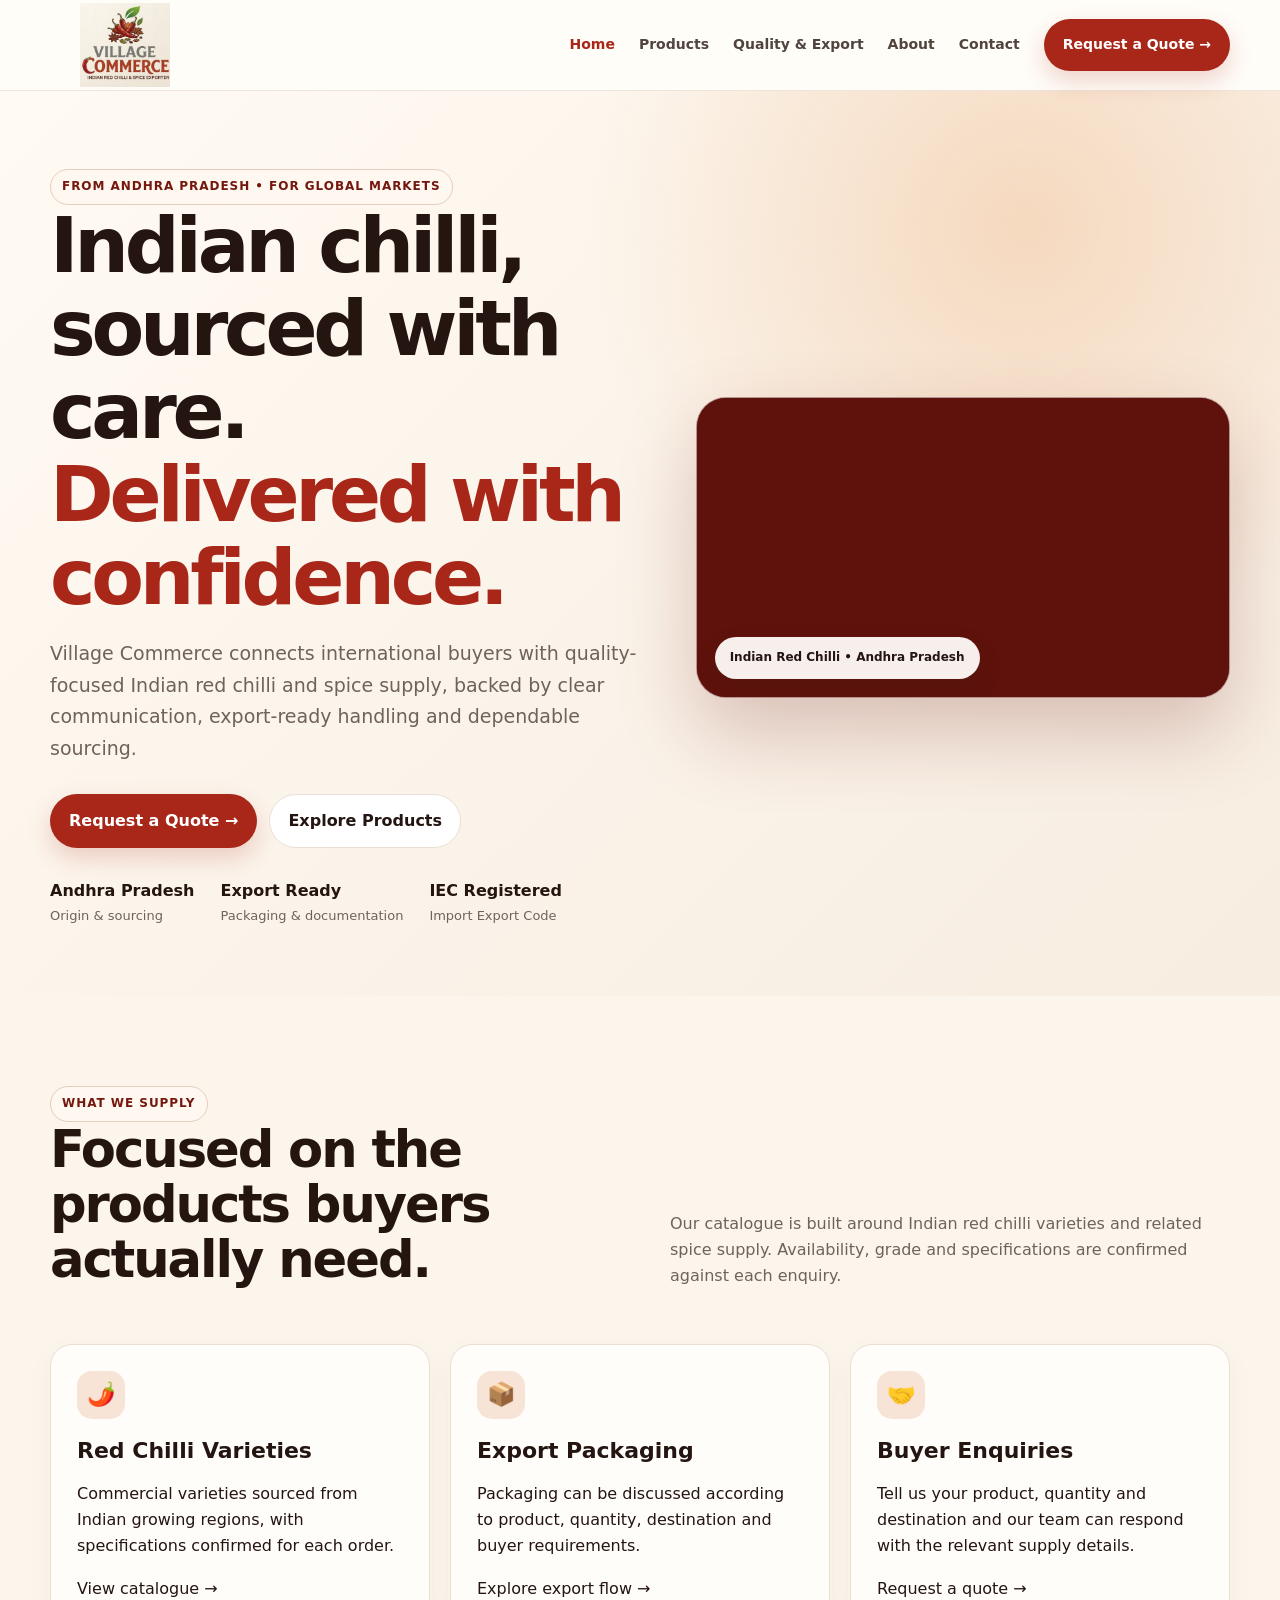
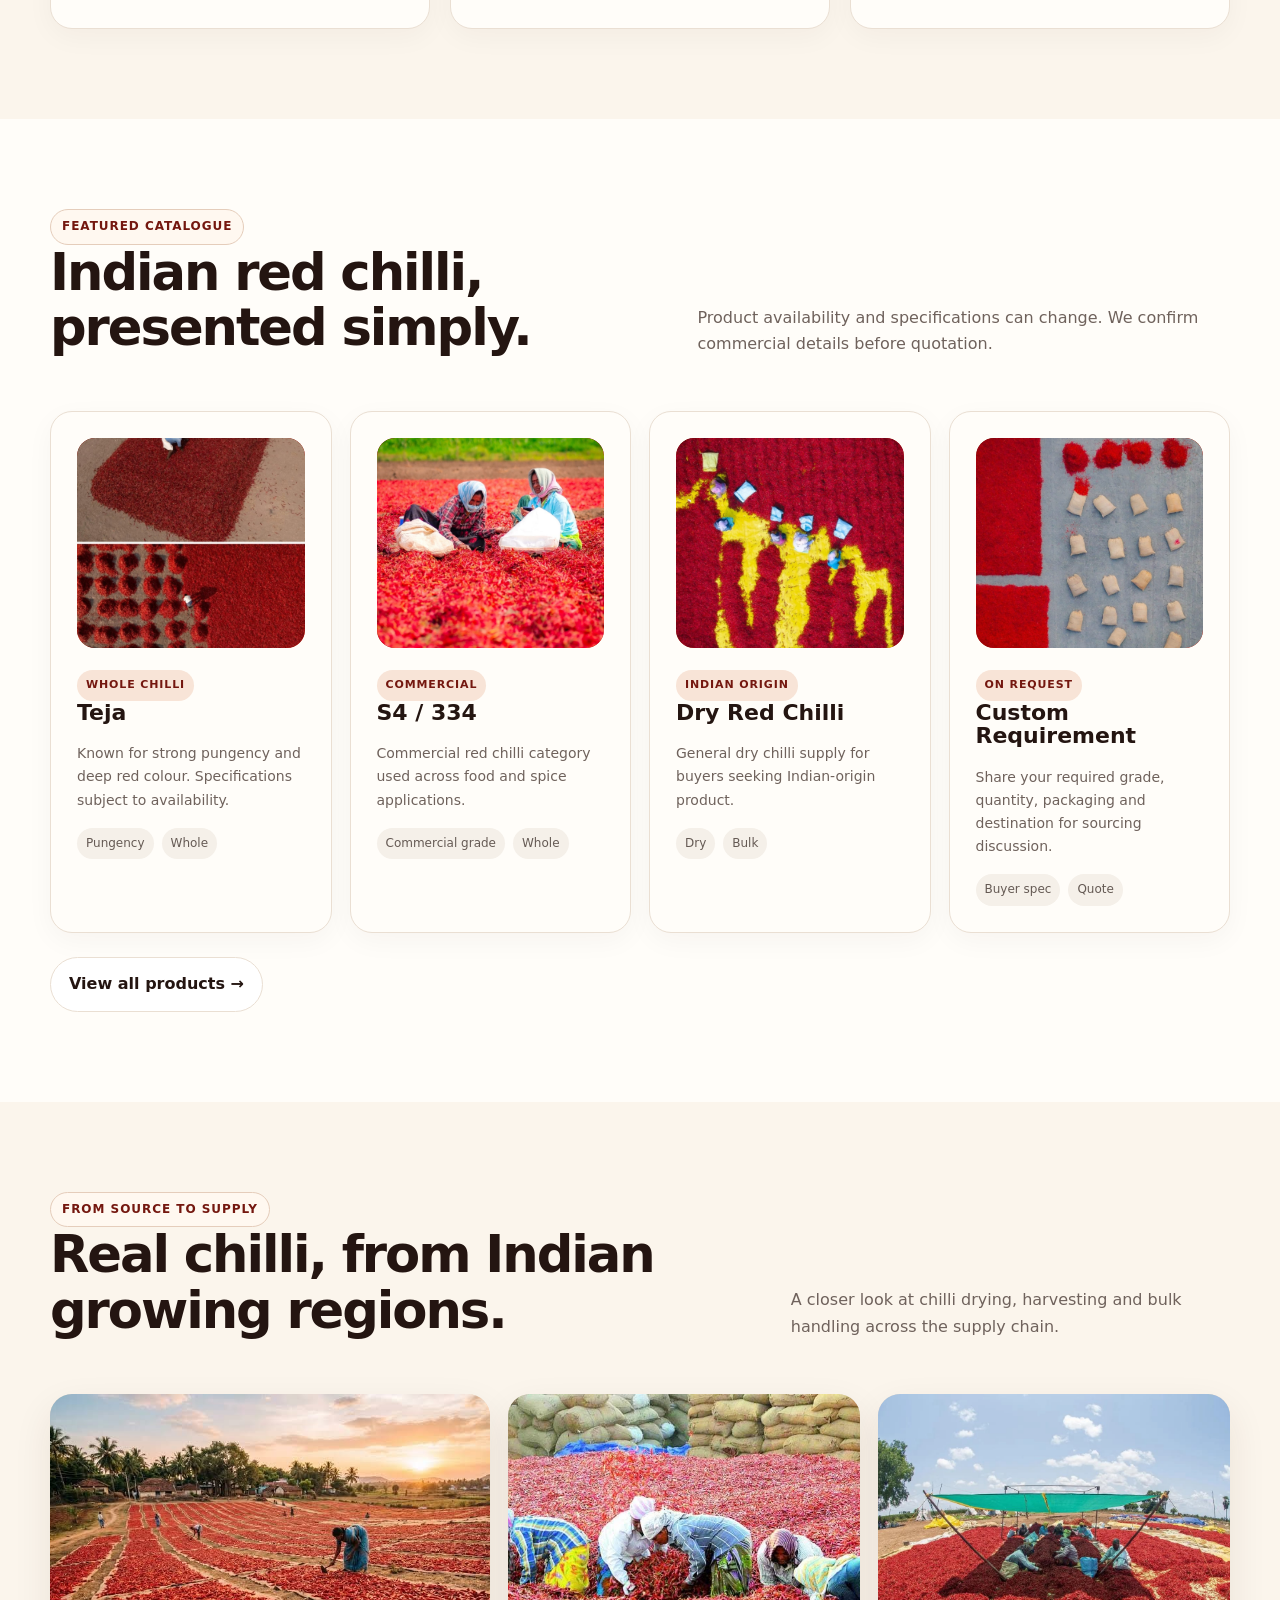
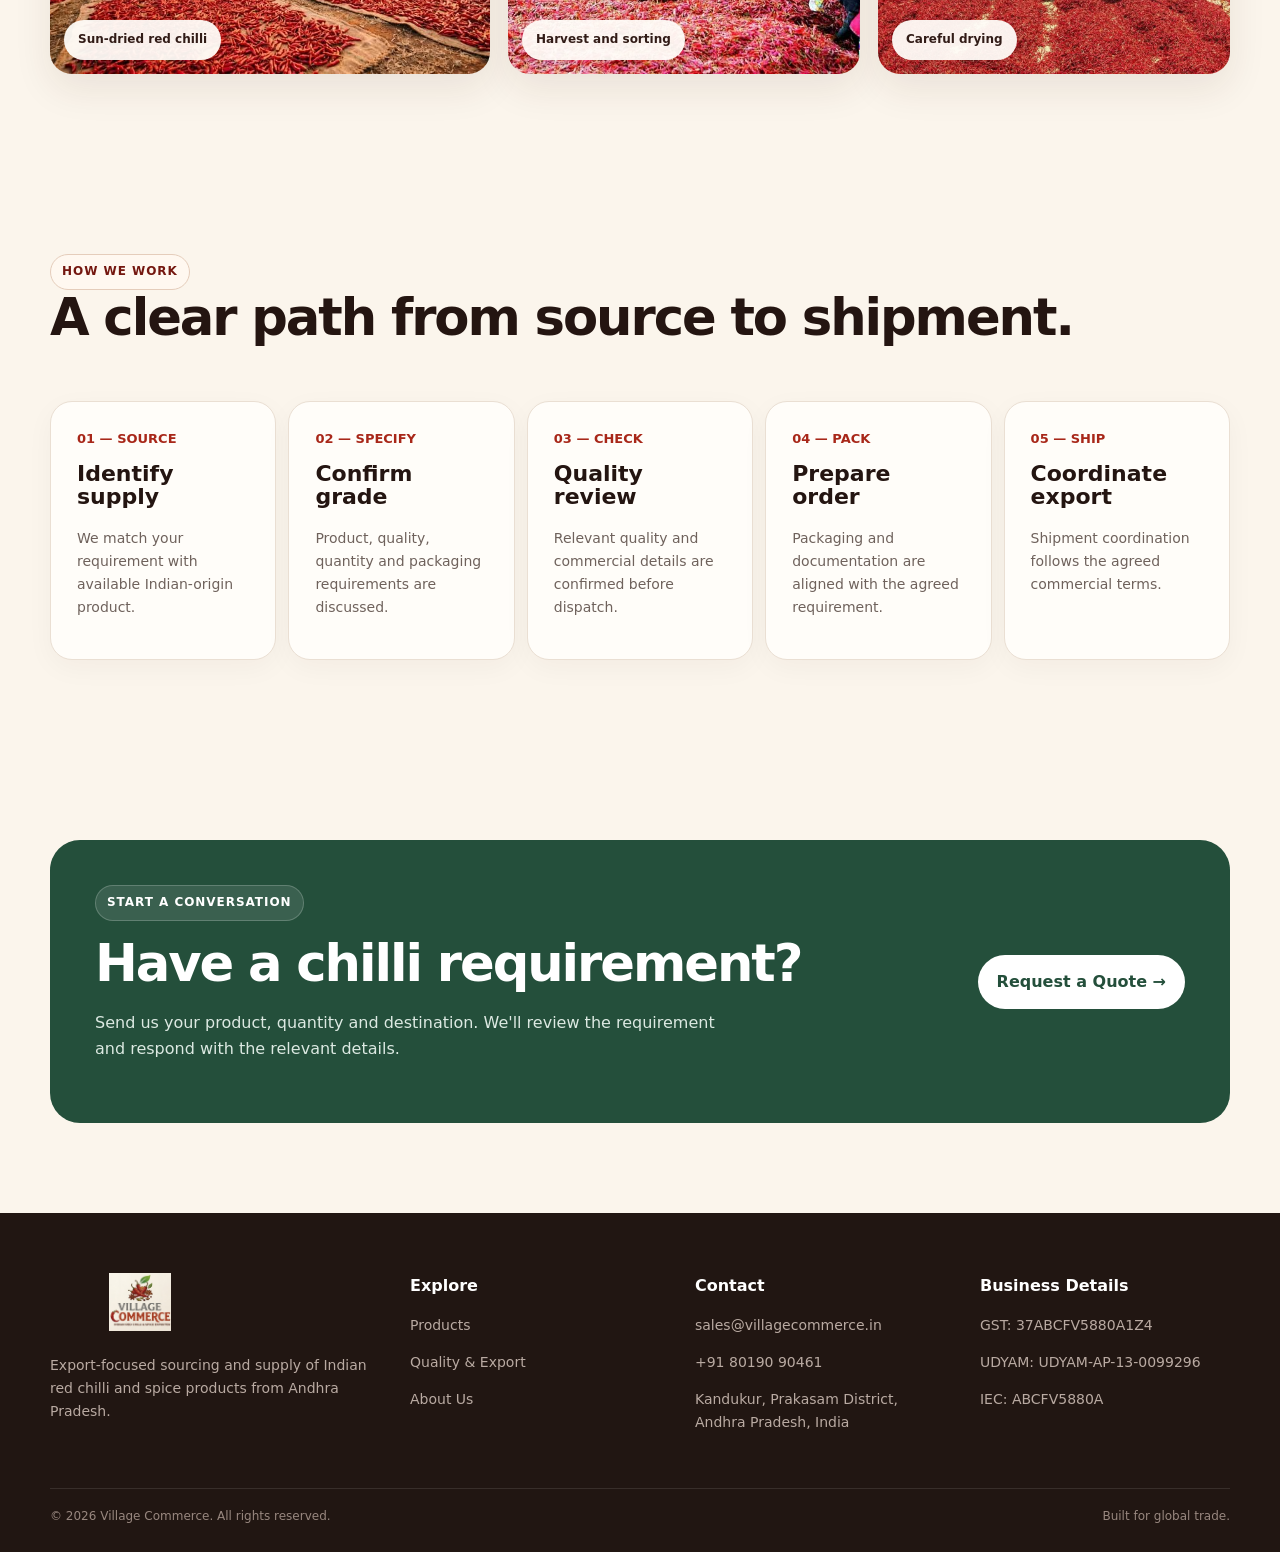
<file: index.html>
<!doctype html><html lang="en"><head><meta charset="utf-8"><meta name="viewport" content="width=device-width,initial-scale=1"><meta name="description" content="Village Commerce — Indian red chilli and spice exporters from Andhra Pradesh."><title>Indian Red Chilli & Spice Exporters | Village Commerce</title><link rel="stylesheet" href="styles.css"></head><body>
<header class="site-header">
  <div class="container nav">
    <a class="brand brand-image" href="index.html" aria-label="Village Commerce home"><img src="logo.png" alt="Village Commerce — Indian Red Chilli & Spice Exporters"></a>
    <button class="menu-btn" data-menu aria-label="Open menu">☰</button>
    <nav class="nav-links">
      <a class="active" href="index.html">Home</a>
      <a class="" href="products.html">Products</a>
      <a class="" href="quality.html">Quality & Export</a>
      <a class="" href="about.html">About</a>
      <a class="" href="contact.html">Contact</a>
      <a class="nav-cta" href="contact.html">Request a Quote →</a>
    </nav>
  </div>
</header>

<main>
<section class="hero">
<div class="container hero-grid">
<div>
<span class="eyebrow">From Andhra Pradesh • For Global Markets</span>
<h1>Indian chilli, sourced with care. <span style="color:var(--red)">Delivered with confidence.</span></h1>
<p class="lead">Village Commerce connects international buyers with quality-focused Indian red chilli and spice supply, backed by clear communication, export-ready handling and dependable sourcing.</p>
<div class="hero-actions"><a class="btn btn-primary" href="contact.html">Request a Quote →</a><a class="btn btn-secondary" href="products.html">Explore Products</a></div>
<div class="trust-row"><div class="trust-item"><strong>Andhra Pradesh</strong>Origin & sourcing</div><div class="trust-item"><strong>Export Ready</strong>Packaging & documentation</div><div class="trust-item"><strong>IEC Registered</strong>Import Export Code</div></div>
</div>
<div class="hero-art hero-video-wrap">
  <div class="hero-video-card">
    <video class="hero-video" autoplay muted loop playsinline preload="metadata" aria-label="Village Commerce red chilli and spice video">
      <source src="hero-video.mp4" type="video/mp4">
    </video>
    <div class="video-badge">Indian Red Chilli • Andhra Pradesh</div>
  </div>
</div>
</div>
</section>

<section class="section">
<div class="container">
<div class="section-head"><div><span class="eyebrow">What we supply</span><h2>Focused on the products buyers actually need.</h2></div><p>Our catalogue is built around Indian red chilli varieties and related spice supply. Availability, grade and specifications are confirmed against each enquiry.</p></div>
<div class="grid-3">
<article class="card"><div class="icon">🌶️</div><h3>Red Chilli Varieties</h3><p>Commercial varieties sourced from Indian growing regions, with specifications confirmed for each order.</p><a href="products.html">View catalogue →</a></article>
<article class="card"><div class="icon">📦</div><h3>Export Packaging</h3><p>Packaging can be discussed according to product, quantity, destination and buyer requirements.</p><a href="quality.html">Explore export flow →</a></article>
<article class="card"><div class="icon">🤝</div><h3>Buyer Enquiries</h3><p>Tell us your product, quantity and destination and our team can respond with the relevant supply details.</p><a href="contact.html">Request a quote →</a></article>
</div>
</div>
</section>

<section class="section section-alt">
<div class="container">
<div class="section-head"><div><span class="eyebrow">Featured catalogue</span><h2>Indian red chilli, presented simply.</h2></div><p>Product availability and specifications can change. We confirm commercial details before quotation.</p></div>
<div class="grid-4">
<article class="card product-card"><div class="product-visual"><img src="assets/chilli-sun-drying.jpg" alt="Dried red chillies" loading="lazy"></div><span class="product-tag">Whole chilli</span><h3>Teja</h3><p>Known for strong pungency and deep red colour. Specifications subject to availability.</p><div class="product-meta"><span class="pill">Pungency</span><span class="pill">Whole</span></div></article>
<article class="card product-card"><div class="product-visual"><img src="assets/chilli-bulk.jpg" alt="Red chilli bulk supply" loading="lazy"></div><span class="product-tag">Commercial</span><h3>S4 / 334</h3><p>Commercial red chilli category used across food and spice applications.</p><div class="product-meta"><span class="pill">Commercial grade</span><span class="pill">Whole</span></div></article>
<article class="card product-card"><div class="product-visual"><img src="assets/chilli-ground-drying.jpg" alt="Indian dry red chilli" loading="lazy"></div><span class="product-tag">Indian origin</span><h3>Dry Red Chilli</h3><p>General dry chilli supply for buyers seeking Indian-origin product.</p><div class="product-meta"><span class="pill">Dry</span><span class="pill">Bulk</span></div></article>
<article class="card product-card"><div class="product-visual"><img src="assets/chilli-sacks.jpg" alt="Sacks prepared for chilli handling" loading="lazy"></div><span class="product-tag">On request</span><h3>Custom Requirement</h3><p>Share your required grade, quantity, packaging and destination for sourcing discussion.</p><div class="product-meta"><span class="pill">Buyer spec</span><span class="pill">Quote</span></div></article>
</div>
<div style="margin-top:24px"><a class="btn btn-secondary" href="products.html">View all products →</a></div>
</div>
</section>

<section class="section source-gallery-section">
<div class="container">
<div class="section-head"><div><span class="eyebrow">From source to supply</span><h2>Real chilli, from Indian growing regions.</h2></div><p>A closer look at chilli drying, harvesting and bulk handling across the supply chain.</p></div>
<div class="photo-grid">
  <figure class="photo-tile photo-tile-large"><img src="assets/chilli-drying-wide.jpg" alt="Red chillies drying in the sun in an Indian growing region" loading="lazy"><figcaption>Sun-dried red chilli</figcaption></figure>
  <figure class="photo-tile"><img src="assets/chilli-field-workers.jpg" alt="Workers handling red chillies during harvest" loading="lazy"><figcaption>Harvest and sorting</figcaption></figure>
  <figure class="photo-tile"><img src="assets/chilli-harvest-aerial.jpg" alt="Aerial view of red chillies spread out for drying" loading="lazy"><figcaption>Careful drying</figcaption></figure>
</div>
</div>
</section>

<section class="section">
<div class="container">
<div class="section-head"><div><span class="eyebrow">How we work</span><h2>A clear path from source to shipment.</h2></div></div>
<div class="steps">
<div class="card step"><div class="step-num">01 — SOURCE</div><h3>Identify supply</h3><p>We match your requirement with available Indian-origin product.</p></div>
<div class="card step"><div class="step-num">02 — SPECIFY</div><h3>Confirm grade</h3><p>Product, quality, quantity and packaging requirements are discussed.</p></div>
<div class="card step"><div class="step-num">03 — CHECK</div><h3>Quality review</h3><p>Relevant quality and commercial details are confirmed before dispatch.</p></div>
<div class="card step"><div class="step-num">04 — PACK</div><h3>Prepare order</h3><p>Packaging and documentation are aligned with the agreed requirement.</p></div>
<div class="card step"><div class="step-num">05 — SHIP</div><h3>Coordinate export</h3><p>Shipment coordination follows the agreed commercial terms.</p></div>
</div>
</div>
</section>

<section class="section">
<div class="container">
<div class="banner"><div><span class="eyebrow" style="background:rgba(255,255,255,.1);color:#fff;border-color:rgba(255,255,255,.2)">Start a conversation</span><h2 style="margin-top:15px">Have a chilli requirement?</h2><p>Send us your product, quantity and destination. We'll review the requirement and respond with the relevant details.</p></div><a class="btn" href="contact.html">Request a Quote →</a></div>
</div>
</section>
</main>

<footer class="site-footer">
  <div class="container footer-grid">
    <div><a class="brand brand-image footer-brand-image" href="index.html" aria-label="Village Commerce home"><img src="logo.png" alt="Village Commerce"></a><p>Export-focused sourcing and supply of Indian red chilli and spice products from Andhra Pradesh.</p></div>
    <div><h4>Explore</h4><p><a href="products.html">Products</a></p><p><a href="quality.html">Quality & Export</a></p><p><a href="about.html">About Us</a></p></div>
    <div><h4>Contact</h4><p><a href="mailto:sales@villagecommerce.in">sales@villagecommerce.in</a></p><p><a href="tel:+918019090461">+91 80190 90461</a></p><p>Kandukur, Prakasam District, Andhra Pradesh, India</p></div>
    <div><h4>Business Details</h4><p>GST: 37ABCFV5880A1Z4</p><p>UDYAM: UDYAM-AP-13-0099296</p><p>IEC: ABCFV5880A</p></div>
  </div>
  <div class="container footer-bottom"><span>© <span data-year></span> Village Commerce. All rights reserved.</span><span>Built for global trade.</span></div>
</footer>
<script src="script.js"></script>
</body></html>
</file>
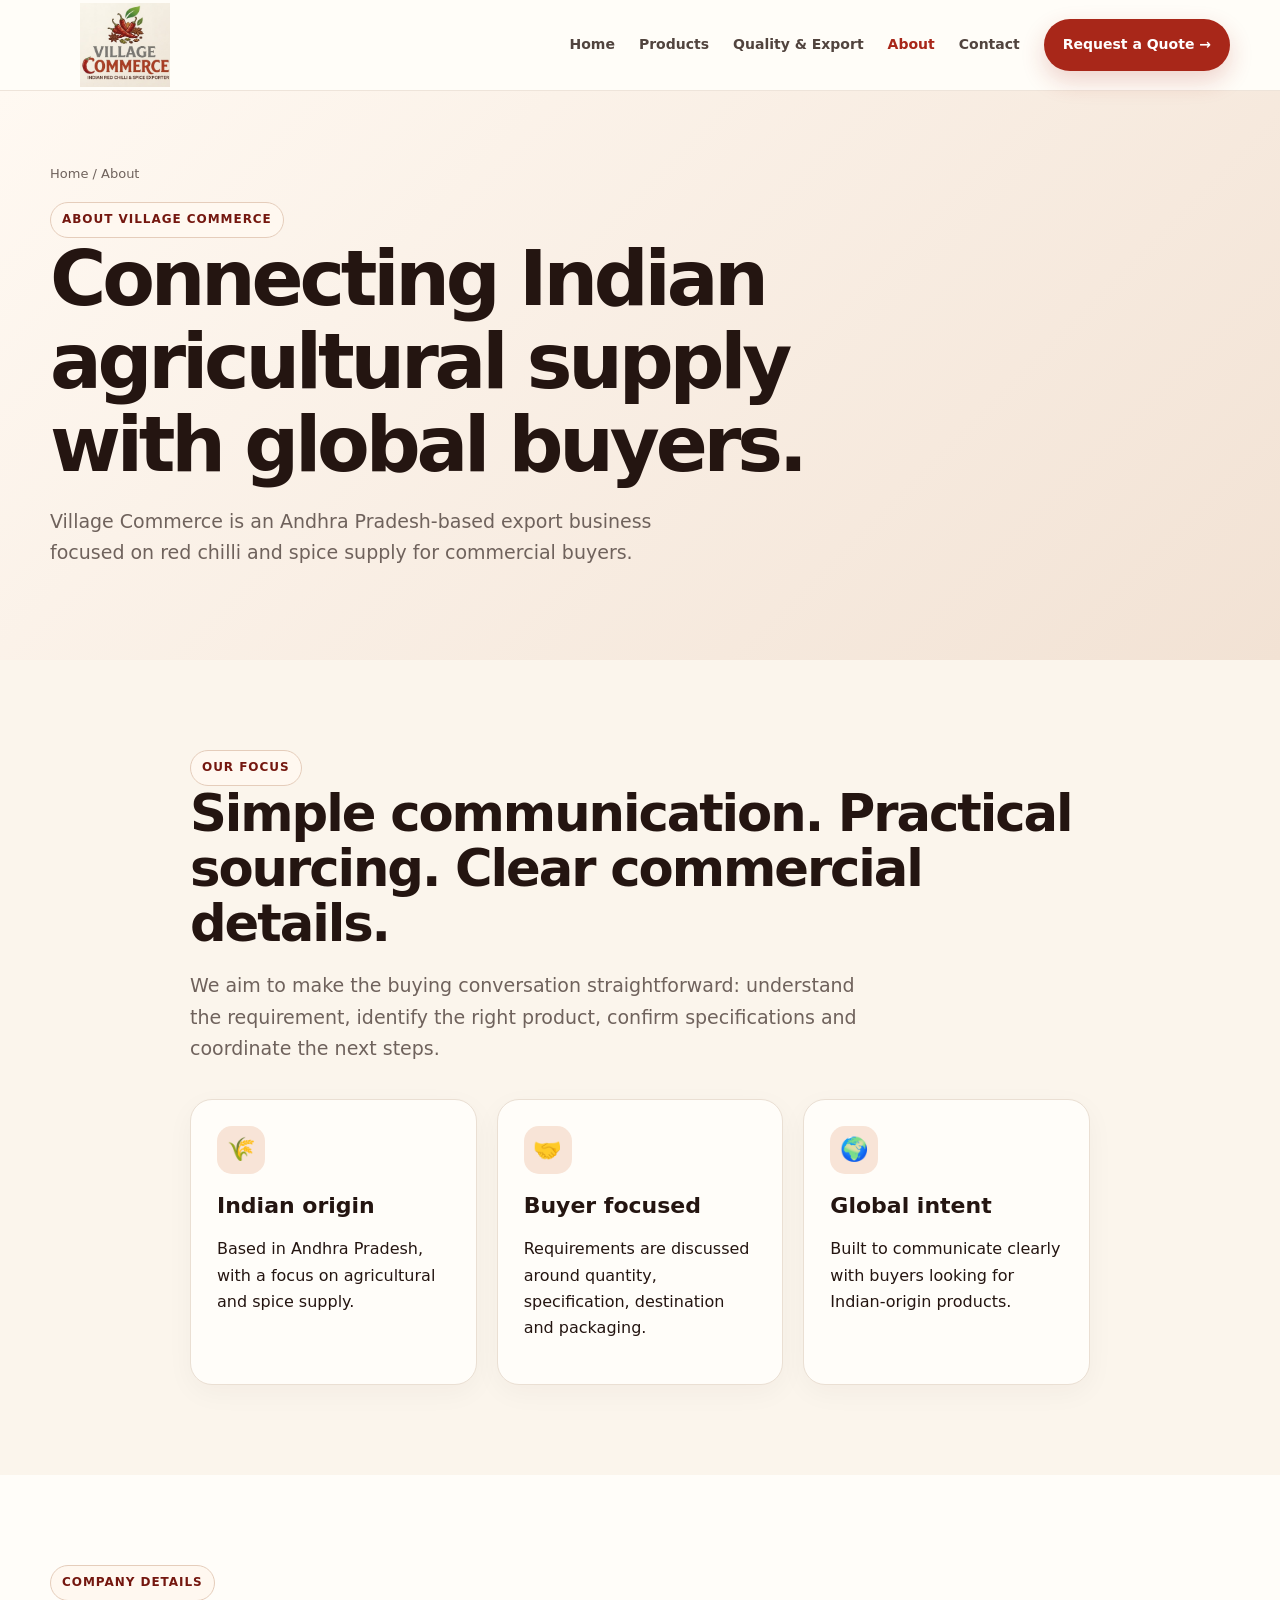
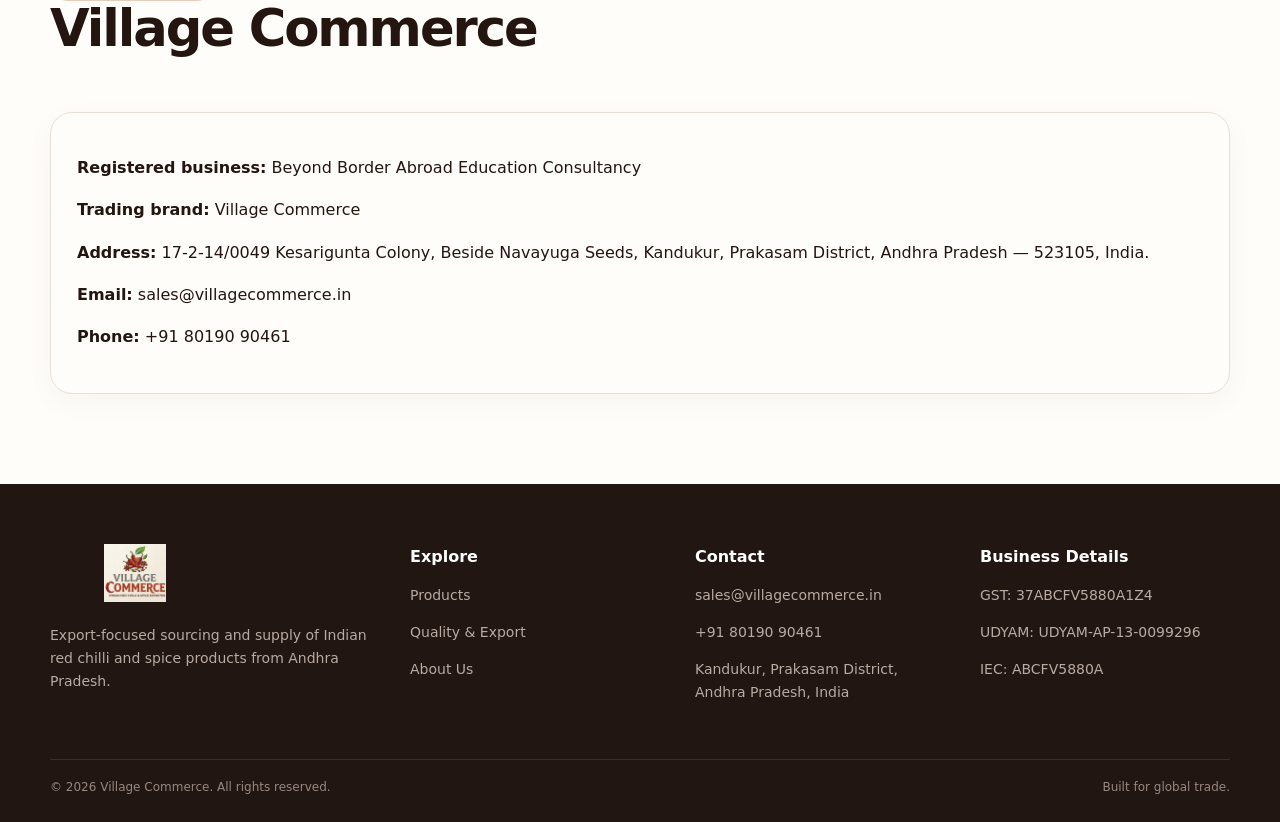
<file: about.html>
<!doctype html><html lang="en"><head><meta charset="utf-8"><meta name="viewport" content="width=device-width,initial-scale=1"><meta name="description" content="Village Commerce — Indian red chilli and spice exporters from Andhra Pradesh."><title>About Village Commerce | Village Commerce</title><link rel="stylesheet" href="styles.css"></head><body>
<header class="site-header">
  <div class="container nav">
    <a class="brand brand-image" href="index.html" aria-label="Village Commerce home"><img src="logo.png" alt="Village Commerce — Indian Red Chilli & Spice Exporters"></a>
    <button class="menu-btn" data-menu aria-label="Open menu">☰</button>
    <nav class="nav-links">
      <a class="" href="index.html">Home</a>
      <a class="" href="products.html">Products</a>
      <a class="" href="quality.html">Quality & Export</a>
      <a class="active" href="about.html">About</a>
      <a class="" href="contact.html">Contact</a>
      <a class="nav-cta" href="contact.html">Request a Quote →</a>
    </nav>
  </div>
</header>

<main>
<section class="page-hero"><div class="container"><div class="breadcrumb">Home / About</div><span class="eyebrow">About Village Commerce</span><h1>Connecting Indian agricultural supply with global buyers.</h1><p class="lead">Village Commerce is an Andhra Pradesh-based export business focused on red chilli and spice supply for commercial buyers.</p></div></section>
<section class="section"><div class="container" style="max-width:900px"><span class="eyebrow">Our focus</span><h2>Simple communication. Practical sourcing. Clear commercial details.</h2><p class="lead">We aim to make the buying conversation straightforward: understand the requirement, identify the right product, confirm specifications and coordinate the next steps.</p><div class="grid-3" style="margin-top:35px"><div class="card"><div class="icon">🌾</div><h3>Indian origin</h3><p>Based in Andhra Pradesh, with a focus on agricultural and spice supply.</p></div><div class="card"><div class="icon">🤝</div><h3>Buyer focused</h3><p>Requirements are discussed around quantity, specification, destination and packaging.</p></div><div class="card"><div class="icon">🌍</div><h3>Global intent</h3><p>Built to communicate clearly with buyers looking for Indian-origin products.</p></div></div></div></section>
<section class="section section-alt"><div class="container"><div class="section-head"><div><span class="eyebrow">Company details</span><h2>Village Commerce</h2></div></div><div class="card"><p><strong>Registered business:</strong> Beyond Border Abroad Education Consultancy</p><p><strong>Trading brand:</strong> Village Commerce</p><p><strong>Address:</strong> 17-2-14/0049 Kesarigunta Colony, Beside Navayuga Seeds, Kandukur, Prakasam District, Andhra Pradesh — 523105, India.</p><p><strong>Email:</strong> <a href="mailto:sales@villagecommerce.in">sales@villagecommerce.in</a></p><p><strong>Phone:</strong> <a href="tel:+918019090461">+91 80190 90461</a></p></div></div></section>
</main>

<footer class="site-footer">
  <div class="container footer-grid">
    <div><a class="brand brand-image" href="index.html" aria-label="Village Commerce home"><img src="logo.png" alt="Village Commerce — Indian Red Chilli & Spice Exporters"></a><p>Export-focused sourcing and supply of Indian red chilli and spice products from Andhra Pradesh.</p></div>
    <div><h4>Explore</h4><p><a href="products.html">Products</a></p><p><a href="quality.html">Quality & Export</a></p><p><a href="about.html">About Us</a></p></div>
    <div><h4>Contact</h4><p><a href="mailto:sales@villagecommerce.in">sales@villagecommerce.in</a></p><p><a href="tel:+918019090461">+91 80190 90461</a></p><p>Kandukur, Prakasam District, Andhra Pradesh, India</p></div>
    <div><h4>Business Details</h4><p>GST: 37ABCFV5880A1Z4</p><p>UDYAM: UDYAM-AP-13-0099296</p><p>IEC: ABCFV5880A</p></div>
  </div>
  <div class="container footer-bottom"><span>© <span data-year></span> Village Commerce. All rights reserved.</span><span>Built for global trade.</span></div>
</footer>
<script src="script.js"></script>
</body></html>
</file>
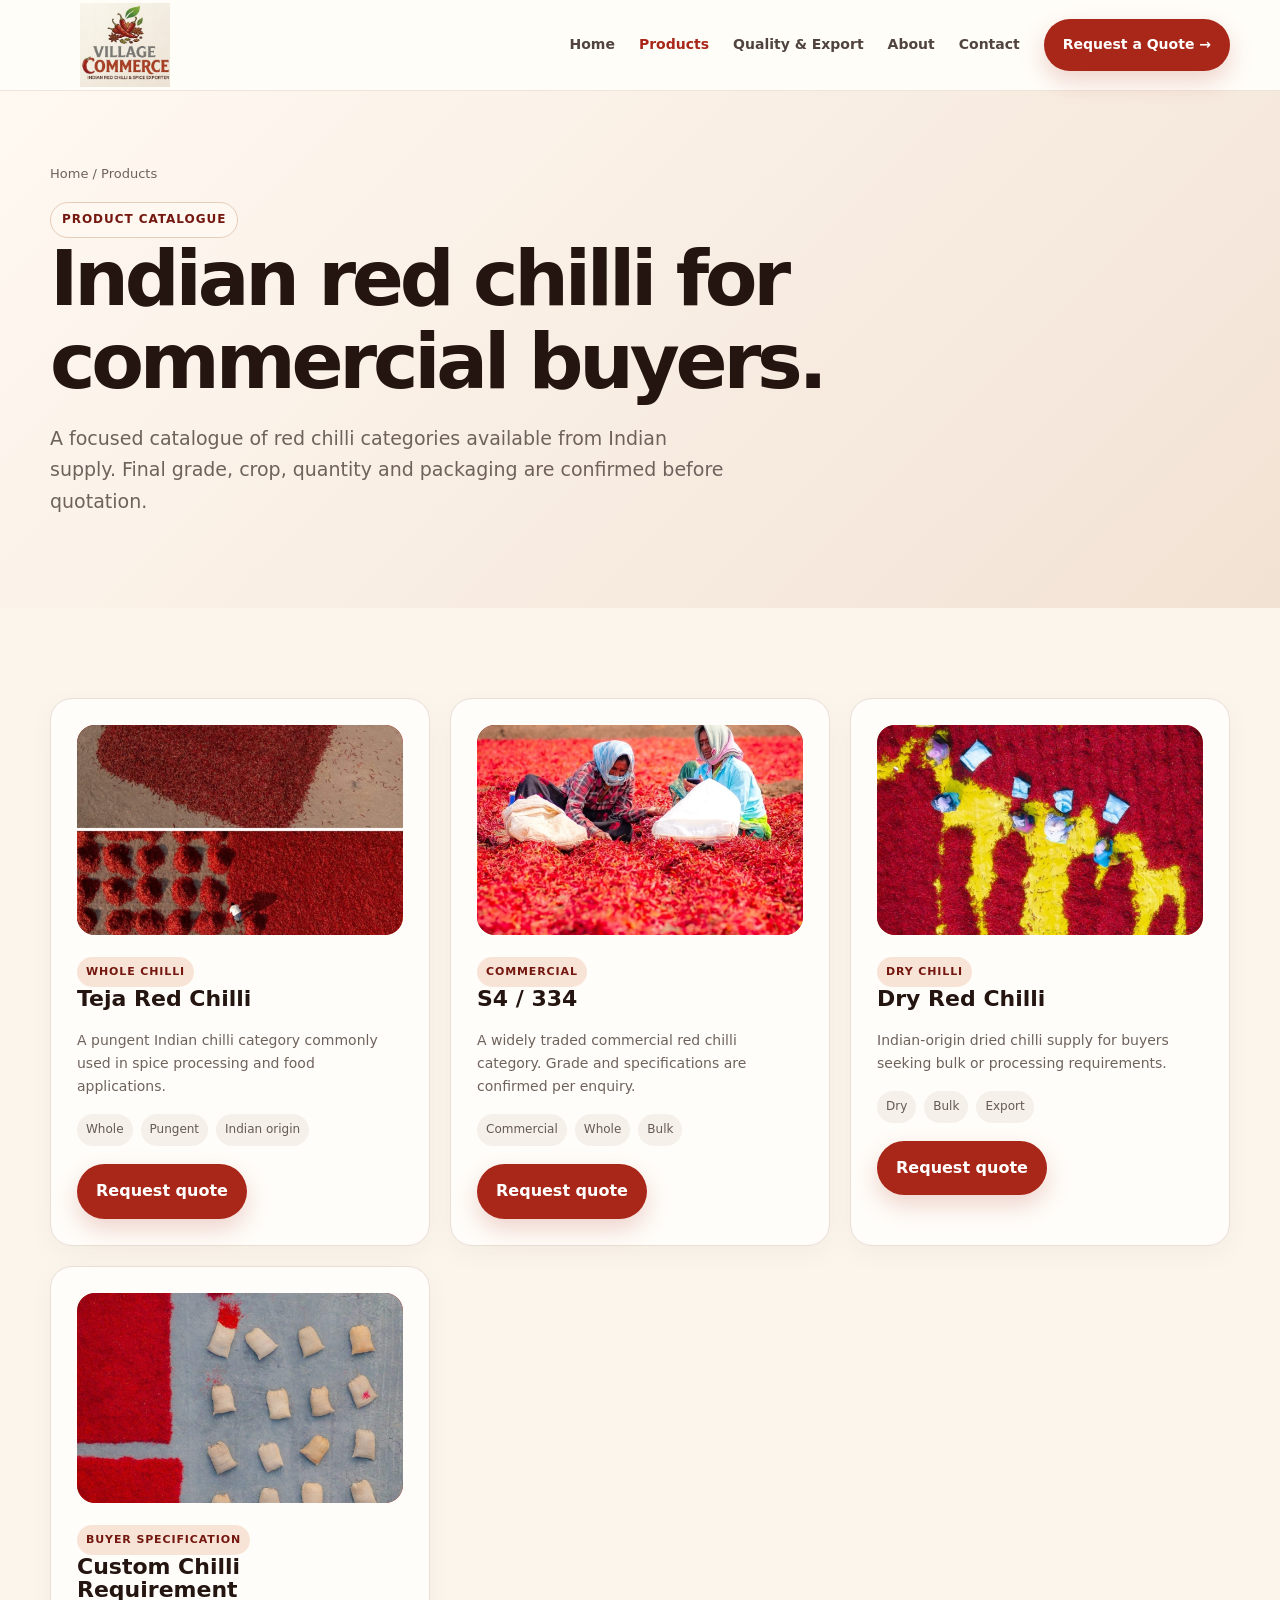
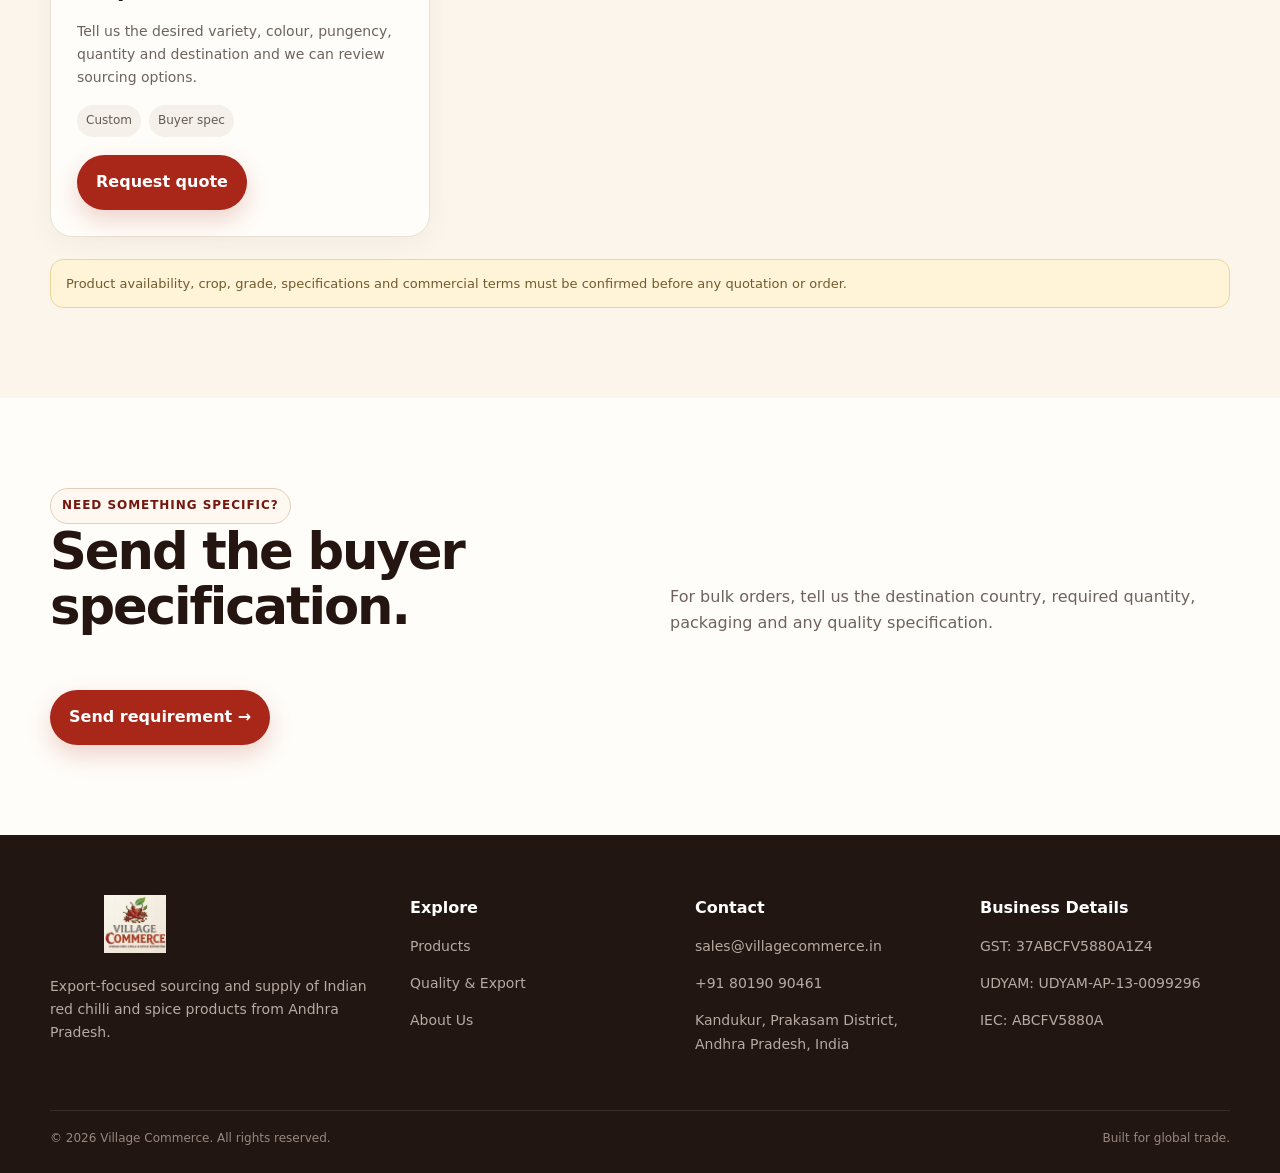
<file: products.html>
<!doctype html><html lang="en"><head><meta charset="utf-8"><meta name="viewport" content="width=device-width,initial-scale=1"><meta name="description" content="Village Commerce — Indian red chilli and spice exporters from Andhra Pradesh."><title>Products | Village Commerce</title><link rel="stylesheet" href="styles.css"></head><body>
<header class="site-header">
  <div class="container nav">
    <a class="brand brand-image" href="index.html" aria-label="Village Commerce home"><img src="logo.png" alt="Village Commerce — Indian Red Chilli & Spice Exporters"></a>
    <button class="menu-btn" data-menu aria-label="Open menu">☰</button>
    <nav class="nav-links">
      <a class="" href="index.html">Home</a>
      <a class="active" href="products.html">Products</a>
      <a class="" href="quality.html">Quality & Export</a>
      <a class="" href="about.html">About</a>
      <a class="" href="contact.html">Contact</a>
      <a class="nav-cta" href="contact.html">Request a Quote →</a>
    </nav>
  </div>
</header>

<main>
<section class="page-hero"><div class="container"><div class="breadcrumb">Home / Products</div><span class="eyebrow">Product catalogue</span><h1>Indian red chilli for commercial buyers.</h1><p class="lead">A focused catalogue of red chilli categories available from Indian supply. Final grade, crop, quantity and packaging are confirmed before quotation.</p></div></section>
<section class="section"><div class="container"><div class="grid-3">
<article class="card product-card"><div class="product-visual"><img src="assets/chilli-sun-drying.jpg" alt="Dried red chillies" loading="lazy"></div><span class="product-tag">Whole chilli</span><h3>Teja Red Chilli</h3><p>A pungent Indian chilli category commonly used in spice processing and food applications.</p><div class="product-meta"><span class="pill">Whole</span><span class="pill">Pungent</span><span class="pill">Indian origin</span></div><div style="margin-top:18px"><a class="btn btn-primary" href="contact.html?product=Teja%20Red%20Chilli">Request quote</a></div></article>
<article class="card product-card"><div class="product-visual"><img src="assets/chilli-bulk.jpg" alt="Bulk red chilli supply" loading="lazy"></div><span class="product-tag">Commercial</span><h3>S4 / 334</h3><p>A widely traded commercial red chilli category. Grade and specifications are confirmed per enquiry.</p><div class="product-meta"><span class="pill">Commercial</span><span class="pill">Whole</span><span class="pill">Bulk</span></div><div style="margin-top:18px"><a class="btn btn-primary" href="contact.html?product=S4%20%2F%20334">Request quote</a></div></article>
<article class="card product-card"><div class="product-visual"><img src="assets/chilli-ground-drying.jpg" alt="Red chillies drying in the sun" loading="lazy"></div><span class="product-tag">Dry chilli</span><h3>Dry Red Chilli</h3><p>Indian-origin dried chilli supply for buyers seeking bulk or processing requirements.</p><div class="product-meta"><span class="pill">Dry</span><span class="pill">Bulk</span><span class="pill">Export</span></div><div style="margin-top:18px"><a class="btn btn-primary" href="contact.html?product=Dry%20Red%20Chilli">Request quote</a></div></article>
<article class="card product-card"><div class="product-visual"><img src="assets/chilli-sacks.jpg" alt="Sacks for chilli handling" loading="lazy"></div><span class="product-tag">Buyer specification</span><h3>Custom Chilli Requirement</h3><p>Tell us the desired variety, colour, pungency, quantity and destination and we can review sourcing options.</p><div class="product-meta"><span class="pill">Custom</span><span class="pill">Buyer spec</span></div><div style="margin-top:18px"><a class="btn btn-primary" href="contact.html?product=Custom%20Requirement">Request quote</a></div></article>
</div><div class="notice" style="margin-top:22px">Product availability, crop, grade, specifications and commercial terms must be confirmed before any quotation or order.</div></div></section>
<section class="section section-alt"><div class="container"><div class="section-head"><div><span class="eyebrow">Need something specific?</span><h2>Send the buyer specification.</h2></div><p>For bulk orders, tell us the destination country, required quantity, packaging and any quality specification.</p></div><a class="btn btn-primary" href="contact.html">Send requirement →</a></div></section>
</main>

<footer class="site-footer">
  <div class="container footer-grid">
    <div><a class="brand brand-image" href="index.html" aria-label="Village Commerce home"><img src="logo.png" alt="Village Commerce — Indian Red Chilli & Spice Exporters"></a><p>Export-focused sourcing and supply of Indian red chilli and spice products from Andhra Pradesh.</p></div>
    <div><h4>Explore</h4><p><a href="products.html">Products</a></p><p><a href="quality.html">Quality & Export</a></p><p><a href="about.html">About Us</a></p></div>
    <div><h4>Contact</h4><p><a href="mailto:sales@villagecommerce.in">sales@villagecommerce.in</a></p><p><a href="tel:+918019090461">+91 80190 90461</a></p><p>Kandukur, Prakasam District, Andhra Pradesh, India</p></div>
    <div><h4>Business Details</h4><p>GST: 37ABCFV5880A1Z4</p><p>UDYAM: UDYAM-AP-13-0099296</p><p>IEC: ABCFV5880A</p></div>
  </div>
  <div class="container footer-bottom"><span>© <span data-year></span> Village Commerce. All rights reserved.</span><span>Built for global trade.</span></div>
</footer>
<script src="script.js"></script>
</body></html>
</file>
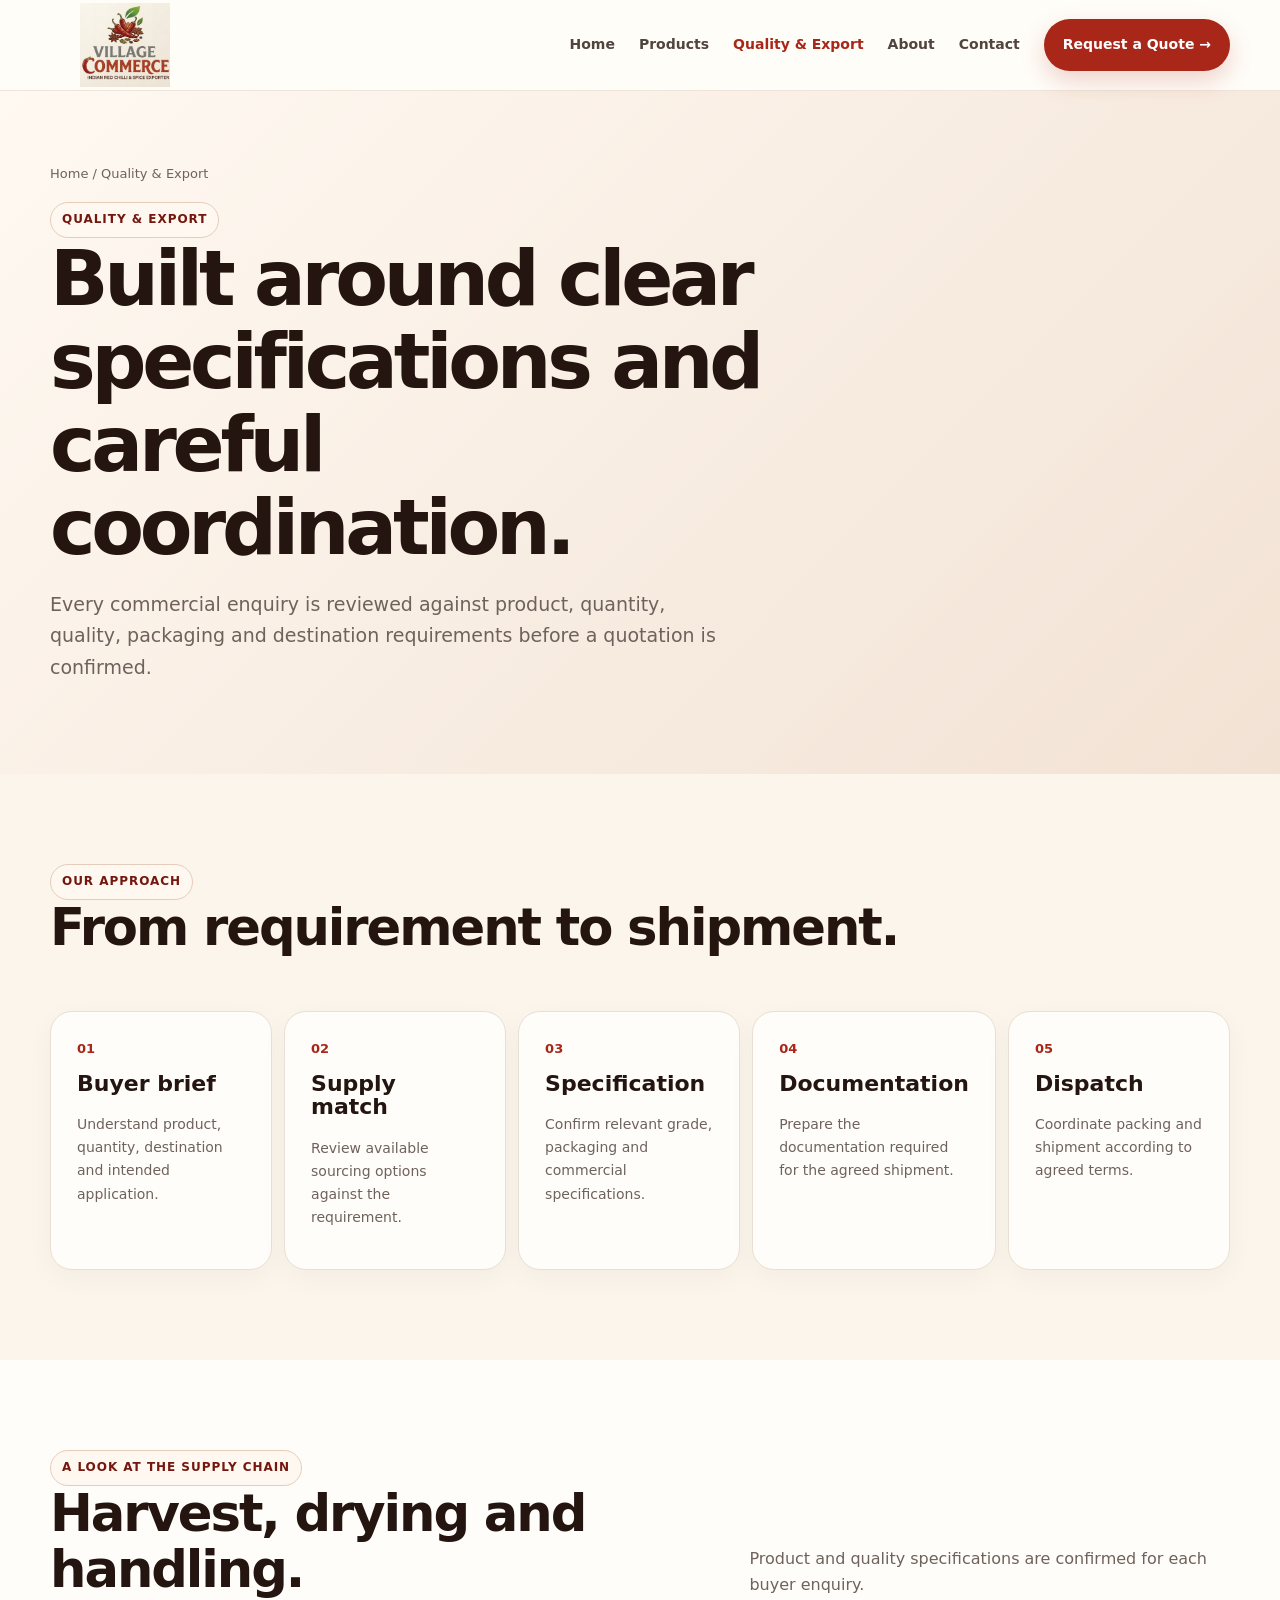
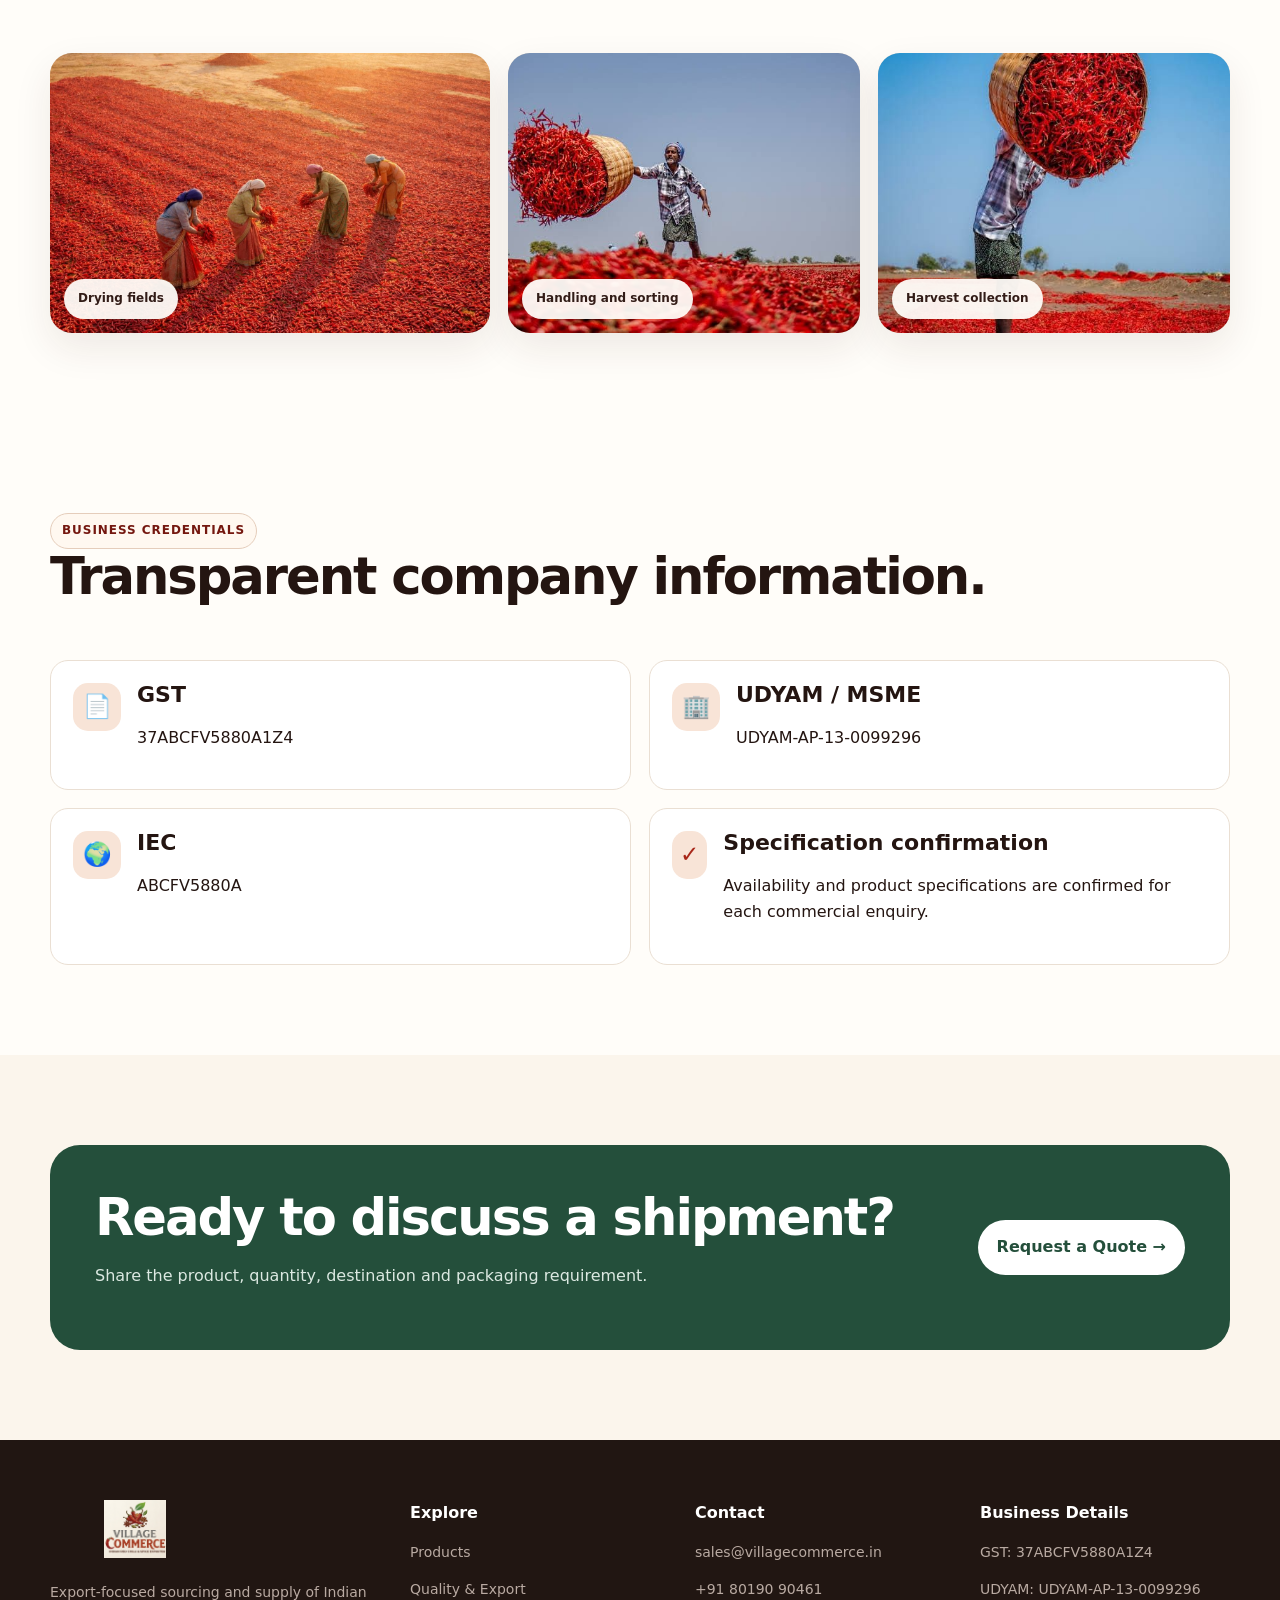
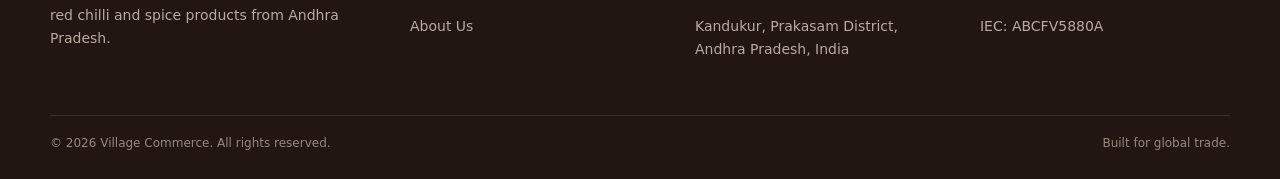
<file: quality.html>
<!doctype html><html lang="en"><head><meta charset="utf-8"><meta name="viewport" content="width=device-width,initial-scale=1"><meta name="description" content="Village Commerce — Indian red chilli and spice exporters from Andhra Pradesh."><title>Quality & Export | Village Commerce</title><link rel="stylesheet" href="styles.css"></head><body>
<header class="site-header">
  <div class="container nav">
    <a class="brand brand-image" href="index.html" aria-label="Village Commerce home"><img src="logo.png" alt="Village Commerce — Indian Red Chilli & Spice Exporters"></a>
    <button class="menu-btn" data-menu aria-label="Open menu">☰</button>
    <nav class="nav-links">
      <a class="" href="index.html">Home</a>
      <a class="" href="products.html">Products</a>
      <a class="active" href="quality.html">Quality & Export</a>
      <a class="" href="about.html">About</a>
      <a class="" href="contact.html">Contact</a>
      <a class="nav-cta" href="contact.html">Request a Quote →</a>
    </nav>
  </div>
</header>

<main>
<section class="page-hero"><div class="container"><div class="breadcrumb">Home / Quality & Export</div><span class="eyebrow">Quality & export</span><h1>Built around clear specifications and careful coordination.</h1><p class="lead">Every commercial enquiry is reviewed against product, quantity, quality, packaging and destination requirements before a quotation is confirmed.</p></div></section>
<section class="section"><div class="container"><div class="section-head"><div><span class="eyebrow">Our approach</span><h2>From requirement to shipment.</h2></div></div><div class="steps">
<div class="card step"><div class="step-num">01</div><h3>Buyer brief</h3><p>Understand product, quantity, destination and intended application.</p></div>
<div class="card step"><div class="step-num">02</div><h3>Supply match</h3><p>Review available sourcing options against the requirement.</p></div>
<div class="card step"><div class="step-num">03</div><h3>Specification</h3><p>Confirm relevant grade, packaging and commercial specifications.</p></div>
<div class="card step"><div class="step-num">04</div><h3>Documentation</h3><p>Prepare the documentation required for the agreed shipment.</p></div>
<div class="card step"><div class="step-num">05</div><h3>Dispatch</h3><p>Coordinate packing and shipment according to agreed terms.</p></div>
</div></div></section>
<section class="section section-alt"><div class="container"><div class="section-head"><div><span class="eyebrow">A look at the supply chain</span><h2>Harvest, drying and handling.</h2></div><p>Product and quality specifications are confirmed for each buyer enquiry.</p></div><div class="photo-grid quality-photo-grid">
<figure class="photo-tile"><img src="assets/chilli-field-sunrise.jpg" alt="Chilli drying fields at sunset" loading="lazy"><figcaption>Drying fields</figcaption></figure>
<figure class="photo-tile"><img src="assets/chilli-sorting.jpg" alt="Red chillies being handled and sorted" loading="lazy"><figcaption>Handling and sorting</figcaption></figure>
<figure class="photo-tile"><img src="assets/chilli-harvest-person.jpg" alt="Harvested red chillies ready for collection" loading="lazy"><figcaption>Harvest collection</figcaption></figure>
</div></div></section>
<section class="section section-alt"><div class="container"><div class="section-head"><div><span class="eyebrow">Business credentials</span><h2>Transparent company information.</h2></div></div><div class="compliance">
<div class="compliance-item"><div class="icon">📄</div><div><h3>GST</h3><p>37ABCFV5880A1Z4</p></div></div>
<div class="compliance-item"><div class="icon">🏢</div><div><h3>UDYAM / MSME</h3><p>UDYAM-AP-13-0099296</p></div></div>
<div class="compliance-item"><div class="icon">🌍</div><div><h3>IEC</h3><p>ABCFV5880A</p></div></div>
<div class="compliance-item"><div class="icon">✓</div><div><h3>Specification confirmation</h3><p>Availability and product specifications are confirmed for each commercial enquiry.</p></div></div>
</div></div></section>
<section class="section"><div class="container"><div class="banner"><div><h2>Ready to discuss a shipment?</h2><p>Share the product, quantity, destination and packaging requirement.</p></div><a class="btn" href="contact.html">Request a Quote →</a></div></div></section>
</main>

<footer class="site-footer">
  <div class="container footer-grid">
    <div><a class="brand brand-image" href="index.html" aria-label="Village Commerce home"><img src="logo.png" alt="Village Commerce — Indian Red Chilli & Spice Exporters"></a><p>Export-focused sourcing and supply of Indian red chilli and spice products from Andhra Pradesh.</p></div>
    <div><h4>Explore</h4><p><a href="products.html">Products</a></p><p><a href="quality.html">Quality & Export</a></p><p><a href="about.html">About Us</a></p></div>
    <div><h4>Contact</h4><p><a href="mailto:sales@villagecommerce.in">sales@villagecommerce.in</a></p><p><a href="tel:+918019090461">+91 80190 90461</a></p><p>Kandukur, Prakasam District, Andhra Pradesh, India</p></div>
    <div><h4>Business Details</h4><p>GST: 37ABCFV5880A1Z4</p><p>UDYAM: UDYAM-AP-13-0099296</p><p>IEC: ABCFV5880A</p></div>
  </div>
  <div class="container footer-bottom"><span>© <span data-year></span> Village Commerce. All rights reserved.</span><span>Built for global trade.</span></div>
</footer>
<script src="script.js"></script>
</body></html>
</file>
<file: styles.css>
:root{
  --ink:#241511;
  --muted:#6f625c;
  --cream:#fbf5ec;
  --paper:#fffdf9;
  --red:#a82719;
  --red-dark:#74170f;
  --gold:#c9933e;
  --line:#eadfd3;
  --green:#244f3b;
  --shadow:0 18px 50px rgba(49,27,18,.10);
  --radius:22px;
  --max:1180px;
}
*{box-sizing:border-box}
html{scroll-behavior:smooth}
body{margin:0;font-family:Inter,ui-sans-serif,system-ui,-apple-system,BlinkMacSystemFont,"Segoe UI",sans-serif;color:var(--ink);background:var(--cream);line-height:1.65}
a{color:inherit;text-decoration:none}
img{max-width:100%;display:block}
.container{width:min(calc(100% - 40px),var(--max));margin:auto}
.site-header{position:sticky;top:0;z-index:50;background:rgba(255,253,249,.94);backdrop-filter:blur(14px);border-bottom:1px solid rgba(234,223,211,.8)}
.nav{height:76px;display:flex;align-items:center;justify-content:space-between;gap:24px}
.brand{display:flex;align-items:center;gap:12px;font-weight:900;letter-spacing:.02em}
.brand-mark{width:42px;height:42px;border-radius:14px;background:var(--red);position:relative;box-shadow:0 8px 20px rgba(168,39,25,.22)}
.brand-mark:before{content:"";position:absolute;width:20px;height:9px;border:3px solid #fff;border-bottom:0;border-radius:50%;left:10px;top:10px;transform:rotate(-20deg)}
.brand-mark:after{content:"";position:absolute;width:14px;height:24px;border:3px solid #fff;border-top:0;border-radius:70% 40% 70% 40%;left:14px;top:13px;transform:rotate(-35deg)}
.brand span{display:block}.brand small{display:block;color:var(--muted);font-size:10px;letter-spacing:.14em;text-transform:uppercase;font-weight:700}
.nav-links{display:flex;align-items:center;gap:24px;font-size:14px;font-weight:700}
.nav-links a{color:#51443e}.nav-links a:hover,.nav-links a.active{color:var(--red)}
.nav-cta,.btn{display:inline-flex;align-items:center;justify-content:center;gap:9px;padding:13px 18px;border-radius:999px;font-weight:800;border:1px solid transparent;cursor:pointer}
.nav-cta,.btn-primary{background:var(--red);color:#fff;box-shadow:0 10px 25px rgba(168,39,25,.20)}
.btn-secondary{background:#fff;border-color:var(--line)}
.btn-ghost{background:transparent;border-color:var(--line)}
.menu-btn{display:none;background:none;border:0;font-size:26px}
.hero{padding:78px 0 70px;overflow:hidden;background:radial-gradient(circle at 80% 15%,#f5d9bf 0,transparent 34%),linear-gradient(135deg,#fffaf3 0,#f7ede1 100%)}
.hero-grid{display:grid;grid-template-columns:1.05fr .95fr;gap:55px;align-items:center}
.eyebrow{display:inline-flex;align-items:center;gap:8px;padding:7px 11px;border:1px solid #e5cdbb;background:#fff8f0;border-radius:999px;color:var(--red-dark);font-size:12px;font-weight:900;letter-spacing:.08em;text-transform:uppercase}
h1,h2,h3{line-height:1.08;margin:0 0 18px}
h1{font-size:clamp(46px,6vw,78px);letter-spacing:-.055em;max-width:780px}
h2{font-size:clamp(32px,4vw,52px);letter-spacing:-.04em}
h3{font-size:22px}
.lead{font-size:19px;color:var(--muted);max-width:680px}
.hero-actions{display:flex;gap:12px;flex-wrap:wrap;margin:30px 0}
.trust-row{display:flex;gap:26px;flex-wrap:wrap;margin-top:30px}
.trust-item{font-size:13px;color:var(--muted)}.trust-item strong{display:block;color:var(--ink);font-size:16px}
.hero-art{min-height:520px;position:relative;display:grid;place-items:center}
.art-card{width:min(480px,100%);aspect-ratio:1/1;border-radius:42% 58% 55% 45%/45% 42% 58% 55%;background:linear-gradient(145deg,#c63a25,#7d170f);box-shadow:0 35px 80px rgba(112,29,19,.28);position:relative;transform:rotate(-5deg)}
.art-card:before{content:"";position:absolute;inset:12%;border:1px solid rgba(255,255,255,.25);border-radius:inherit}
.chilli{position:absolute;width:46%;height:18%;border-radius:90% 30% 70% 50%;background:linear-gradient(90deg,#ffcf72,#d72d18);filter:drop-shadow(0 14px 12px rgba(55,10,5,.24))}
.chilli:before{content:"";position:absolute;width:26%;height:38%;background:#33583b;border-radius:60% 10% 60% 10%;left:-6%;top:-8%;transform:rotate(-25deg)}
.c1{left:17%;top:25%;transform:rotate(23deg)}.c2{right:8%;top:40%;transform:rotate(-20deg) scale(.9)}.c3{left:23%;bottom:20%;transform:rotate(-8deg) scale(.8)}.c4{right:23%;bottom:17%;transform:rotate(30deg) scale(.7)}
.art-label{position:absolute;left:24px;bottom:24px;background:#fffdf9;color:var(--ink);padding:16px 18px;border-radius:18px;box-shadow:var(--shadow);font-weight:900}
.section{padding:90px 0}.section-alt{background:#fffdf9}
.section-head{display:flex;justify-content:space-between;align-items:end;gap:30px;margin-bottom:38px}.section-head p{max-width:560px;color:var(--muted)}
.grid-3{display:grid;grid-template-columns:repeat(3,1fr);gap:20px}
.grid-4{display:grid;grid-template-columns:repeat(4,1fr);gap:18px}
.card{background:var(--paper);border:1px solid var(--line);border-radius:var(--radius);padding:26px;box-shadow:0 8px 28px rgba(49,27,18,.04)}
.card:hover{transform:translateY(-3px);transition:.25s;box-shadow:var(--shadow)}
.icon{width:48px;height:48px;border-radius:15px;background:#f8e4d7;color:var(--red);display:grid;place-items:center;font-size:23px;margin-bottom:20px}
.product-visual{height:210px;border-radius:18px;background:linear-gradient(145deg,#7f180f,#c93620);position:relative;overflow:hidden;margin-bottom:22px}
.product-tag{display:inline-block;padding:6px 9px;border-radius:999px;background:#f8e4d7;color:var(--red-dark);font-size:11px;font-weight:900;text-transform:uppercase;letter-spacing:.08em}
.product-card p{color:var(--muted);font-size:14px}
.product-meta{display:flex;gap:8px;flex-wrap:wrap;margin-top:16px}.pill{padding:6px 9px;background:#f5f0e9;border-radius:999px;font-size:12px;color:#655a54}
.steps{display:grid;grid-template-columns:repeat(5,1fr);gap:12px}.step{position:relative}.step-num{font-size:13px;font-weight:900;color:var(--red);margin-bottom:12px}.step p{font-size:14px;color:var(--muted)}
.compliance{display:grid;grid-template-columns:1fr 1fr;gap:18px}.compliance-item{display:flex;gap:16px;align-items:flex-start;padding:22px;border:1px solid var(--line);border-radius:18px;background:#fff}
.banner{background:var(--green);color:#fff;border-radius:30px;padding:45px;display:flex;justify-content:space-between;align-items:center;gap:30px}.banner p{color:#dce9e2;max-width:650px}.banner .btn{background:#fff;color:var(--green)}
.page-hero{padding:72px 0;background:linear-gradient(135deg,#fff9f2,#f2e2d4)}
.breadcrumb{font-size:13px;color:var(--muted);margin-bottom:18px}
.form-grid{display:grid;grid-template-columns:1fr 1fr;gap:16px}.field{display:flex;flex-direction:column;gap:7px}.field.full{grid-column:1/-1}.field label{font-size:13px;font-weight:800}.field input,.field select,.field textarea{width:100%;padding:14px 15px;border:1px solid var(--line);border-radius:13px;background:#fff;font:inherit;color:var(--ink);outline:none}.field textarea{min-height:150px;resize:vertical}.field input:focus,.field select:focus,.field textarea:focus{border-color:#c78372;box-shadow:0 0 0 3px rgba(168,39,25,.08)}
.contact-layout{display:grid;grid-template-columns:.8fr 1.2fr;gap:24px}.contact-list{display:grid;gap:12px}.contact-list a{padding:17px;border:1px solid var(--line);border-radius:15px;background:#fff}
.site-footer{padding:60px 0 25px;background:#211612;color:#eadfd7}.footer-grid{display:grid;grid-template-columns:1.3fr 1fr 1fr 1fr;gap:35px}.site-footer p,.site-footer a{color:#b9aaa2;font-size:14px}.site-footer h4{color:#fff;margin:0 0 12px}.footer-bottom{border-top:1px solid rgba(255,255,255,.1);margin-top:40px;padding-top:18px;font-size:12px;color:#98877f;display:flex;justify-content:space-between;gap:20px}
.notice{padding:13px 15px;background:#fff3d8;border:1px solid #edd59b;border-radius:13px;color:#725b2c;font-size:13px}
.table-wrap{overflow:auto}.data-table{width:100%;border-collapse:collapse;background:#fff;border:1px solid var(--line);border-radius:16px;overflow:hidden}.data-table th,.data-table td{padding:13px;border-bottom:1px solid var(--line);text-align:left;font-size:13px}.data-table th{background:#f8f2eb}
.admin-shell{min-height:100vh;background:#f6f1ea}.admin-nav{background:#211612;color:#fff;padding:16px 22px;display:flex;justify-content:space-between;align-items:center}.admin-main{width:min(1200px,calc(100% - 40px));margin:30px auto}.stat-grid{display:grid;grid-template-columns:repeat(4,1fr);gap:16px}.stat{background:#fff;border:1px solid var(--line);border-radius:18px;padding:22px}.stat strong{font-size:32px;display:block}.admin-card{background:#fff;border:1px solid var(--line);border-radius:20px;padding:24px;margin-top:20px}
@media(max-width:900px){.hero-grid,.contact-layout,.compliance{grid-template-columns:1fr}.hero-art{min-height:420px}.grid-4{grid-template-columns:repeat(2,1fr)}.steps{grid-template-columns:1fr 1fr}.footer-grid{grid-template-columns:1fr 1fr}.nav-links{display:none}.nav-links.open{display:flex;position:absolute;left:20px;right:20px;top:70px;background:#fffdf9;padding:20px;border:1px solid var(--line);border-radius:18px;flex-direction:column;align-items:flex-start;box-shadow:var(--shadow)}.menu-btn{display:block}.nav-cta{display:none}}
@media(max-width:620px){.container{width:min(calc(100% - 28px),var(--max))}.nav{height:68px}.hero{padding:55px 0}.hero-art{min-height:340px}.art-card{width:86%}.section{padding:65px 0}.grid-3,.grid-4,.steps,.form-grid,.stat-grid,.footer-grid{grid-template-columns:1fr}.field.full{grid-column:auto}.banner{padding:30px;flex-direction:column;align-items:flex-start}.section-head{display:block}.section-head p{margin-top:12px}h1{font-size:46px}.lead{font-size:17px}.footer-bottom{display:block}}

/* Uploaded Village Commerce logo */
.brand-image{display:inline-flex;align-items:center;line-height:0}
.brand-image img{display:block;width:253px;height:auto;max-height:58px;object-fit:contain;object-position:left center}
.footer-brand-image img{width:230px;filter:none}

/* Homepage hero video */
.hero-video-wrap{min-height:0;display:flex;align-items:center;justify-content:center}
.hero-video-card{position:relative;width:min(560px,100%);border-radius:30px;overflow:hidden;background:#5f120c;box-shadow:0 35px 80px rgba(112,29,19,.24);border:1px solid rgba(255,255,255,.55)}
.hero-video{display:block;width:100%;aspect-ratio:16/9;height:auto;object-fit:cover;background:#5f120c}
.video-badge{position:absolute;left:18px;bottom:18px;background:rgba(255,253,249,.94);color:var(--ink);padding:11px 15px;border-radius:999px;font-size:12px;font-weight:900;box-shadow:0 10px 25px rgba(49,27,18,.14)}
@media(max-width:900px){.brand-image img{width:220px;max-height:52px}.hero-video-card{width:100%;border-radius:24px}}
@media(max-width:620px){.brand-image img{width:190px;max-height:48px}.hero-video-card{border-radius:20px}.video-badge{left:12px;bottom:12px;font-size:10px;padding:9px 11px}}


/* Final brand refinements — uploaded Village Commerce logo */
.nav-links .nav-cta,
.nav-links .nav-cta:hover,
.nav-links .nav-cta:focus {
  color: #ffffff !important;
  background: var(--red);
  text-decoration: none;
}

.brand-image {
  display: inline-flex;
  align-items: center;
  flex: 0 0 auto;
}

.brand-image img {
  display: block;
  width: 170px;
  height: 70px;
  object-fit: contain;
  object-position: center;
  border-radius: 4px;
}

.footer-brand-image img {
  width: 190px;
  height: 100px;
}

@media (max-width: 900px) {
  .brand-image img {
    width: 170px;
    height: 70px;
  }
}

@media (max-width: 620px) {
  .brand-image img {
    width: 145px;
    height: 62px;
  }
}

/* Homepage header logo — use the uploaded Village Commerce artwork at a larger, readable size */
.site-header .brand-image img {
  width: 150px;
  height: 84px;
  max-height: none;
  object-fit: contain;
  object-position: center;
  border-radius: 0;
}
.site-header .nav {
  min-height: 90px;
  height: 90px;
}
.footer-brand-image img {
  width: 180px;
  height: 150px;
  object-fit: contain;
}
@media (max-width: 900px) {
  .site-header .brand-image img { width: 135px; height: 78px; }
  .site-header .nav { min-height: 84px; height: 84px; }
}
@media (max-width: 620px) {
  .site-header .brand-image img { width: 120px; height: 70px; }
  .site-header .nav { min-height: 76px; height: 76px; }
}


/* Real Village Commerce chilli photography */
.product-visual{overflow:hidden;position:relative;min-height:190px}
.product-visual::before,.product-visual::after{content:none!important;display:none!important}
.product-visual img{display:block;width:100%;height:210px;object-fit:cover;border-radius:inherit}
.photo-grid{display:grid;grid-template-columns:1.25fr 1fr 1fr;gap:18px;margin-top:28px}
.photo-tile{margin:0;position:relative;overflow:hidden;border-radius:22px;background:#ead9c6;min-height:230px;box-shadow:0 15px 38px rgba(72,30,18,.09)}
.photo-tile img{display:block;width:100%;height:280px;object-fit:cover;transition:transform .45s ease}
.photo-tile:hover img{transform:scale(1.035)}
.photo-tile figcaption{position:absolute;left:14px;bottom:14px;padding:10px 14px;border-radius:999px;background:rgba(255,253,249,.94);color:#321c17;font-size:12px;font-weight:800;box-shadow:0 6px 20px rgba(0,0,0,.08)}
.photo-tile-large img{height:280px}
@media(max-width:760px){.photo-grid{grid-template-columns:1fr;gap:14px}.photo-tile img,.photo-tile-large img{height:230px}.product-visual img{height:220px}}
</file>
